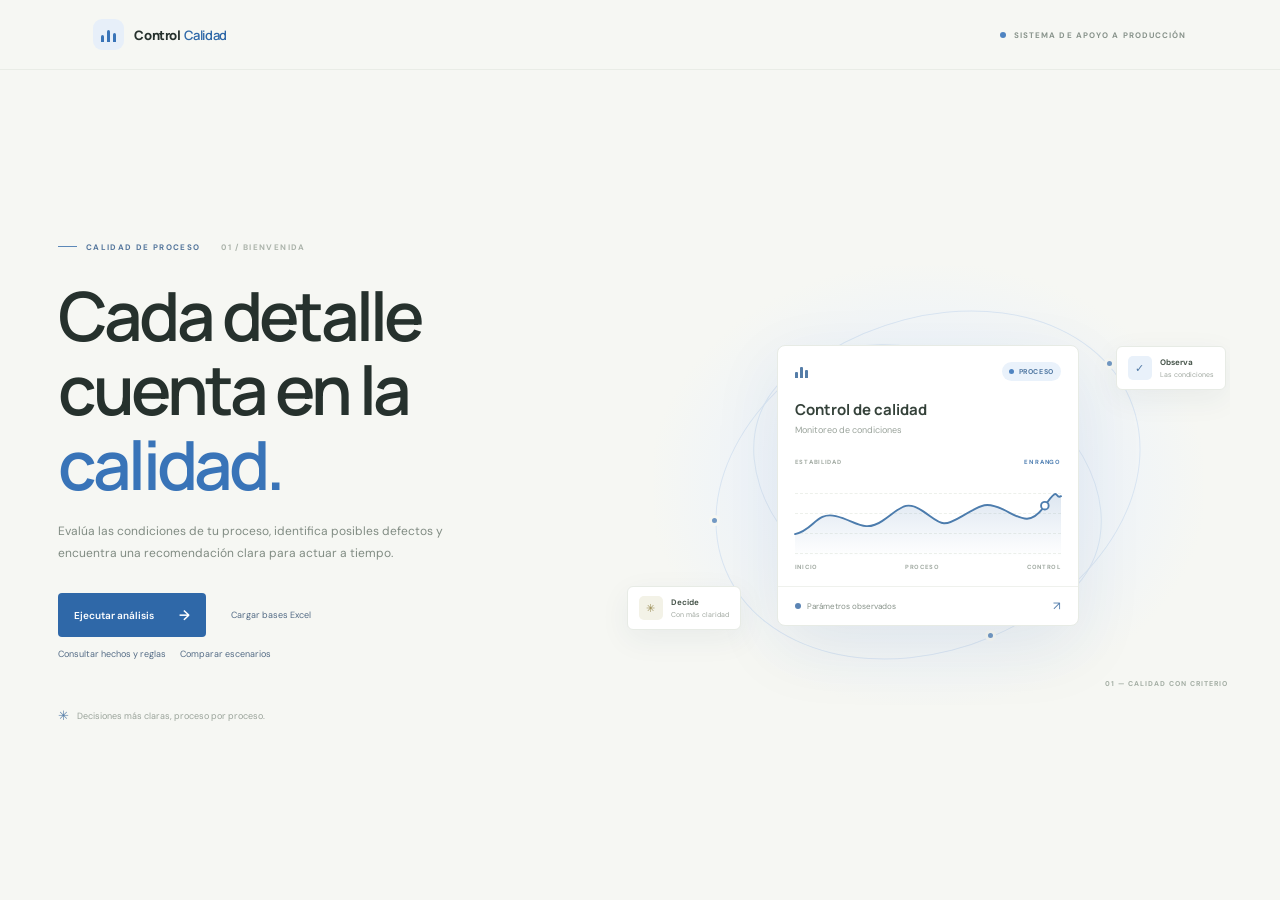
<file: index.html>
<!doctype html>
<html lang="es">
  <head>
    <meta charset="UTF-8" />
    <meta name="viewport" content="width=device-width, initial-scale=1.0" />
    <meta name="theme-color" content="#f6f7f3" />
    <title>Control de Calidad | Bienvenida</title>
    <link rel="preconnect" href="https://fonts.googleapis.com" />
    <link rel="preconnect" href="https://fonts.gstatic.com" crossorigin />
    <link href="https://fonts.googleapis.com/css2?family=DM+Sans:wght@400;500;600;700&family=Manrope:wght@400;500;600;700;800&display=swap" rel="stylesheet" />
    <link rel="stylesheet" href="assets/css/styles.css" />
  </head>
  <body>
    <header class="topbar">
      <a class="brand" href="#inicio" aria-label="Control de Calidad, inicio">
        <span class="brand-mark" aria-hidden="true"><i></i><i></i><i></i></span>
        <span class="brand-name">Control<span>Calidad</span></span>
      </a>
      <div class="topbar-note"><span class="status-dot"></span> SISTEMA DE APOYO A PRODUCCIÓN</div>
    </header>

    <main id="inicio">
      <section class="hero" aria-labelledby="welcome-title">
        <div class="hero-copy">
          <div class="eyebrow"><span></span> CALIDAD DE PROCESO <span class="eyebrow-number">01 / BIENVENIDA</span></div>
          <h1 id="welcome-title">Cada detalle<br />cuenta en la <em>calidad.</em></h1>
          <p class="hero-description">Evalúa las condiciones de tu proceso, identifica posibles defectos y encuentra una recomendación clara para actuar a tiempo.</p>
          <div class="hero-actions">
            <a class="primary-button" href="analizar.html">Ejecutar análisis <span aria-hidden="true">→</span></a>
            <a href="importar.html" style="color:#536b85;font-size:9px;text-decoration:none">Cargar bases Excel</a>
          </div>
          <nav aria-label="Herramientas de control" style="display:flex;gap:14px;margin-top:11px">
            <a href="base.html" style="color:#536b85;font-size:9px;text-decoration:none">Consultar hechos y reglas</a>
            <a href="comparar.html" style="color:#536b85;font-size:9px;text-decoration:none">Comparar escenarios</a>
          </nav>
          <div class="hero-footnote"><span class="footnote-icon">✳</span><span>Decisiones más claras, proceso por proceso.</span></div>
        </div>

        <div class="hero-art" aria-label="Ilustración de monitoreo de calidad de un proceso">
          <div class="art-glow"></div>
          <div class="orbit orbit-outer"></div><div class="orbit orbit-inner"></div>
          <div class="orbit-point point-one"></div><div class="orbit-point point-two"></div><div class="orbit-point point-three"></div>
          <div class="quality-card">
            <div class="quality-card-top"><span class="mini-mark"><i></i><i></i><i></i></span><span class="live-label"><i></i> PROCESO</span></div>
            <div class="quality-title">Control de calidad</div>
            <div class="quality-subtitle">Monitoreo de condiciones</div>
            <div class="chart-wrap">
              <div class="chart-labels"><span>ESTABILIDAD</span><span>EN RANGO</span></div>
              <div class="chart-grid"><span></span><span></span><span></span><span></span><svg viewBox="0 0 280 82" role="img" aria-label="Gráfica decorativa de estabilidad del proceso"><defs><linearGradient id="chart-fill" x1="0" x2="0" y1="0" y2="1"><stop offset="0" stop-color="#7298c3" stop-opacity=".24"/><stop offset="1" stop-color="#7298c3" stop-opacity="0"/></linearGradient></defs><path class="chart-area" d="M0 58 C20 54 22 34 43 39 S73 57 92 44 116 21 135 34 154 52 176 39 202 24 219 32 247 51 263 28 273 22 280 18 V82 H0 Z"/><path class="chart-line" d="M0 58 C20 54 22 34 43 39 S73 57 92 44 116 21 135 34 154 52 176 39 202 24 219 32 247 51 263 28 273 22 280 18"/><circle cx="263" cy="28" r="4"/></svg></div>
              <div class="chart-ticks"><span>INICIO</span><span>PROCESO</span><span>CONTROL</span></div>
            </div>
            <div class="quality-card-bottom"><span><i class="condition-dot blue"></i> Parámetros observados</span><span class="arrow-mark">↗</span></div>
          </div>
          <div class="floating-note note-top"><span class="note-icon">✓</span><span><strong>Observa</strong><small>Las condiciones</small></span></div>
          <div class="floating-note note-bottom"><span class="note-icon note-icon-soft">✳</span><span><strong>Decide</strong><small>Con más claridad</small></span></div>
          <span class="art-caption">01 — CALIDAD CON CRITERIO</span>
        </div>
        <div class="hero-index" aria-hidden="true">01</div>
      </section>


    </main>


  </body>
</html>
</file>
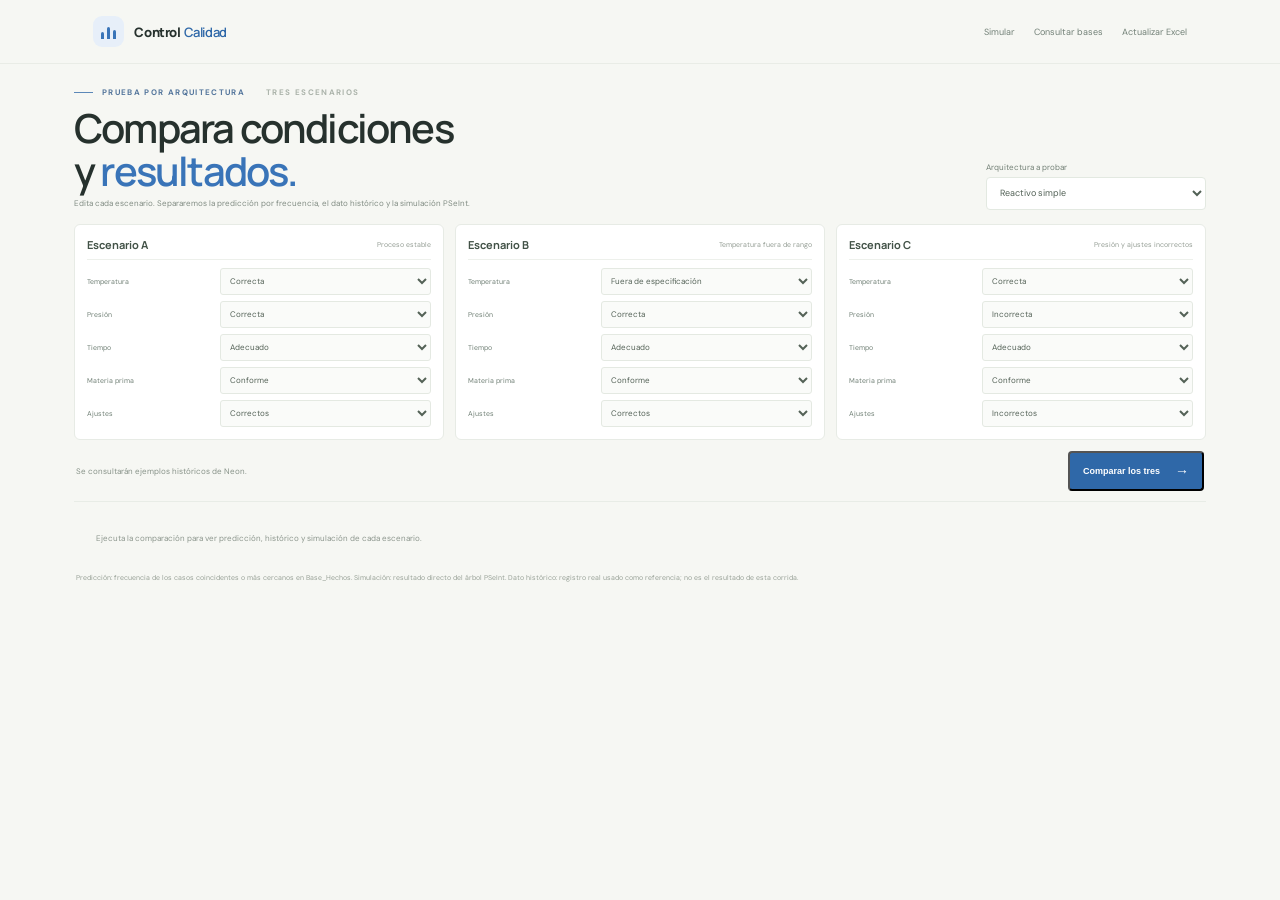
<file: comparar.html>
<!doctype html>
<html lang="es">
  <head>
    <meta charset="UTF-8" />
    <meta name="viewport" content="width=device-width, initial-scale=1.0" />
    <meta name="theme-color" content="#f6f7f3" />
    <title>Comparar escenarios | Control de Calidad</title>
    <link rel="preconnect" href="https://fonts.googleapis.com" />
    <link rel="preconnect" href="https://fonts.gstatic.com" crossorigin />
    <link href="https://fonts.googleapis.com/css2?family=DM+Sans:wght@400;500;600;700&family=Manrope:wght@400;500;600;700;800&display=swap" rel="stylesheet" />
    <link rel="stylesheet" href="assets/css/styles.css" />
    <link rel="stylesheet" href="assets/css/comparar.css" />
    <script src="assets/js/comparar.js" defer></script>
  </head>
  <body>
    <header class="topbar compare-topbar">
      <a class="brand" href="index.html" aria-label="Control de Calidad, inicio"><span class="brand-mark" aria-hidden="true"><i></i><i></i><i></i></span><span class="brand-name">Control<span>Calidad</span></span></a>
      <nav class="analysis-nav"><a href="analizar.html">Simular</a><a href="base.html">Consultar bases</a><a href="importar.html">Actualizar Excel</a></nav>
    </header>
    <main class="compare-main">
      <section class="compare-heading"><div><div class="eyebrow"><span></span> PRUEBA POR ARQUITECTURA <span class="eyebrow-number">TRES ESCENARIOS</span></div><h1>Compara condiciones<br />y <em>resultados.</em></h1><p>Edita cada escenario. Separaremos la predicción por frecuencia, el dato histórico y la simulación PSeInt.</p></div><label class="compare-architecture"><span>Arquitectura a probar</span><select id="compare-architecture"><option value="reactive">Reactivo simple</option><option value="model">Basado en modelos</option><option value="objectives">Orientado a objetivos</option><option value="learning">Aprendizaje con datos nuevos</option><option value="hybrid">Híbrido</option></select></label></section>
      <form id="compare-form">
        <div class="scenario-grid">
          <section class="scenario-card" data-scenario="a"><div class="scenario-title"><span>Escenario A</span><small>Proceso estable</small></div><div class="scenario-fields"></div></section>
          <section class="scenario-card" data-scenario="b"><div class="scenario-title"><span>Escenario B</span><small>Temperatura fuera de rango</small></div><div class="scenario-fields"></div></section>
          <section class="scenario-card" data-scenario="c"><div class="scenario-title"><span>Escenario C</span><small>Presión y ajustes incorrectos</small></div><div class="scenario-fields"></div></section>
        </div>
        <div class="compare-actions"><span id="compare-status">Se consultarán ejemplos históricos de Neon.</span><button class="primary-button" id="compare-button" type="submit">Comparar los tres <span aria-hidden="true">→</span></button></div>
      </form>
      <section class="compare-results" id="compare-results" aria-live="polite"><div class="empty-state">Ejecuta la comparación para ver predicción, histórico y simulación de cada escenario.</div></section>
      <p class="compare-note">Predicción: frecuencia de los casos coincidentes o más cercanos en Base_Hechos. Simulación: resultado directo del árbol PSeInt. Dato histórico: registro real usado como referencia; no es el resultado de esta corrida.</p>
    </main>
  </body>
</html>
</file>
<file: assets/css/styles.css>
:root{font-family:"DM Sans",sans-serif;color:#26312d;background:#f6f7f3;font-synthesis:none;text-rendering:optimizeLegibility;--blue:#2f68a8;--blue-dark:#234f84;--ink:#26312d;--muted:#78837c;--line:#e5e9e1;--serif:"Manrope",sans-serif}*{box-sizing:border-box}html{scroll-behavior:smooth;scroll-padding-top:28px}body{margin:0;min-width:320px}.topbar{align-items:center;border-bottom:1px solid #e9ece6;display:flex;height:70px;justify-content:space-between;padding:0 max(calc((100vw - 1180px)/2),7.3vw)}.brand{align-items:center;color:var(--ink);display:flex;gap:10px;text-decoration:none}.brand-mark{align-items:end;background:#e7eff9;border-radius:9px;display:flex;gap:3px;height:31px;justify-content:center;padding:8px;width:31px}.brand-mark i{background:#3974b8;border-radius:2px 2px 0 0;display:block;width:3px}.brand-mark i:nth-child(1){height:7px}.brand-mark i:nth-child(2){height:12px}.brand-mark i:nth-child(3){height:9px}.brand-name{font:800 13px var(--serif);letter-spacing:-.4px}.brand-name span{color:var(--blue);font-weight:600;margin-left:3px}.topbar-note{align-items:center;color:#88938b;display:flex;font-size:8px;font-weight:700;gap:8px;letter-spacing:1.1px}.status-dot,.live-label i{background:#4f84c1;border-radius:50%;height:6px;width:6px}.hero{align-items:center;display:grid;grid-template-columns:1fr 1.05fr;margin:0 auto;max-width:1180px;min-height:590px;overflow:hidden;padding:45px 0 54px;position:relative}.hero-copy{padding:0 0 4px 8px;position:relative;z-index:1}.eyebrow{align-items:center;color:#54769c;display:flex;font-size:8px;font-weight:700;gap:9px;letter-spacing:1.35px}.eyebrow>span:first-child{background:#5c88b8;height:1px;width:19px}.eyebrow-number{color:#abb3aa;margin-left:12px}.hero h1{font:600 clamp(44px,5.3vw,69px)/1.1 var(--serif);letter-spacing:-3.8px;margin:26px 0 18px}.hero h1 em,.section-heading h2 em{color:#3974b8;font-style:normal}.hero-description{color:#818c83;font-size:12px;line-height:1.9;margin:0;max-width:390px}.hero-actions{align-items:center;display:flex;gap:25px;margin-top:28px}.primary-button{align-items:center;background:var(--blue);border-radius:4px;color:#fff;display:inline-flex;font-size:10px;font-weight:600;gap:25px;padding:13px 16px;text-decoration:none;transition:background .18s,transform .18s}.primary-button:hover{background:var(--blue-dark);transform:translateY(-1px)}.primary-button span{font-size:14px}.text-link{color:#536b85;font-size:10px;text-decoration:none}.text-link span{color:#4f7fb2;margin-left:5px}.hero-footnote{align-items:center;color:#9aa39a;display:flex;font-size:9px;gap:8px;margin-top:47px}.footnote-icon{color:#587fa9;font-size:13px}.hero-art{align-items:center;display:flex;height:440px;justify-content:center;position:relative}.art-glow{background:radial-gradient(ellipse at center,#e5eef8 0%,#edf3fa 38%,transparent 72%);height:440px;position:absolute;width:550px}.orbit{border:1px solid #d9e5f2;border-radius:50%;position:absolute;transform:rotate(-23deg)}.orbit-outer{height:330px;width:440px}.orbit-inner{height:260px;width:365px;transform:rotate(25deg)}.orbit-point{background:#7298c3;border:3px solid #f6f7f3;border-radius:50%;height:11px;position:absolute;width:11px}.point-one{right:calc(50% - 187px);top:93px}.point-two{left:calc(50% - 219px);top:250px}.point-three{bottom:64px;right:calc(50% - 68px)}.quality-card{background:#fff;border:1px solid #e7ebe5;border-radius:8px;box-shadow:0 22px 70px #233b5a14;position:relative;width:302px;z-index:1}.quality-card-top{align-items:center;display:flex;justify-content:space-between;padding:16px 17px 0}.mini-mark{align-items:end;display:flex;gap:2px;height:14px}.mini-mark i{background:#557da8;border-radius:1px 1px 0 0;display:block;width:3px}.mini-mark i:nth-child(1){height:6px}.mini-mark i:nth-child(2){height:11px}.mini-mark i:nth-child(3){height:8px}.live-label{align-items:center;background:#eaf2fb;border-radius:10px;color:#5279a3;display:flex;font-size:7px;font-weight:700;gap:5px;letter-spacing:.6px;padding:5px 7px}.live-label i{height:5px;width:5px}.quality-title{color:#344139;font:700 15px var(--serif);margin:18px 17px 4px}.quality-subtitle{color:#9aa39b;font-size:9px;margin:0 17px}.chart-wrap{margin:22px 17px 15px}.chart-labels,.chart-ticks{color:#a0a9a1;display:flex;font-size:6px;font-weight:700;justify-content:space-between;letter-spacing:.7px}.chart-labels span:last-child{color:#4f7fb2}.chart-grid{height:84px;margin-top:11px;position:relative}.chart-grid>span{border-top:1px dashed #edf0eb;left:0;position:absolute;right:0;top:16px}.chart-grid>span:nth-child(2){top:36px}.chart-grid>span:nth-child(3){top:56px}.chart-grid>span:nth-child(4){top:76px}.chart-grid svg{height:82px;overflow:visible;position:absolute;width:100%}.chart-area{fill:url(#chart-fill)}.chart-line{fill:none;stroke:#4c7cad;stroke-linecap:round;stroke-width:2}.chart-grid circle{fill:#fff;stroke:#4e7eaf;stroke-width:2}.chart-ticks{font-size:6px;margin-top:2px}.quality-card-bottom{align-items:center;border-top:1px solid #eff1ed;color:#869188;display:flex;font-size:8px;justify-content:space-between;padding:11px 17px}.quality-card-bottom>span:first-child{align-items:center;display:flex;gap:6px}.condition-dot{border-radius:50%;height:6px;width:6px}.condition-dot.blue{background:#5b84b4}.arrow-mark{color:#567fad;font-size:12px}.floating-note{align-items:center;background:#fff;border:1px solid #e7ebe5;border-radius:6px;box-shadow:0 9px 30px #233b5a10;display:flex;gap:8px;padding:9px 11px;position:absolute;z-index:2}.note-top{right:4px;top:81px}.note-bottom{bottom:75px;left:1px}.note-icon{align-items:center;background:#e9f1fa;border-radius:5px;color:#527aa6;display:flex;font-size:11px;height:24px;justify-content:center;width:24px}.note-icon-soft{background:#f3f2e7;color:#9a8c52}.floating-note>span:last-child{display:grid;gap:3px}.floating-note strong{color:#49574d;font-size:8px}.floating-note small{color:#a0a8a0;font-size:7px}.art-caption{bottom:17px;color:#a3ada3;font-size:7px;font-weight:700;letter-spacing:1px;position:absolute;right:2px}.hero-index{bottom:42px;color:#edf0e9;font:800 94px var(--serif);letter-spacing:-8px;position:absolute;right:-60px;z-index:-1}.intro-section{background:#fff;border-top:1px solid #e9ece6;padding:67px max(calc((100vw - 1180px)/2),7.3vw) 46px}.section-heading{align-items:end;display:flex;justify-content:space-between}.eyebrow.dark{color:#718fb7}.section-heading h2{font:600 31px/1.3 var(--serif);letter-spacing:-1.3px;margin:15px 0 0}.section-heading>p{color:#8b958c;font-size:10px;line-height:1.9;margin:0 0 4px;max-width:280px}.feature-grid{display:grid;gap:15px;grid-template-columns:repeat(3,1fr);margin-top:37px}.feature-card{border:1px solid #e9ece6;border-radius:6px;min-height:157px;padding:17px 18px 14px}.feature-top{align-items:center;display:flex;justify-content:space-between}.feature-number{color:#a7b0a6;font-size:8px;font-weight:700;letter-spacing:.8px}.feature-icon{align-items:center;background:#eef3fa;border-radius:5px;color:#4e7aa8;display:flex;font-size:14px;height:27px;justify-content:center;width:27px}.feature-card h3{color:#3e4a41;font:700 12px var(--serif);margin:20px 0 7px}.feature-card p{color:#8c968d;font-size:9px;line-height:1.8;margin:0;max-width:260px}.feature-line{background:#edf0eb;height:1px;margin-top:16px;width:100%}.feature-line span{background:#6c91ba;display:block;height:1px;width:27px}.next-step{align-items:center;background:#f6f8f4;border:1px solid #e9ede6;border-radius:5px;display:flex;gap:11px;margin-top:15px;padding:13px 15px}.next-step-mark{color:#547ca7;font-size:13px}.next-step p{color:#858f86;font-size:9px;margin:0}.next-step p strong{color:#556459}.next-step-label{color:#9ba69b;font-size:7px;font-weight:700;letter-spacing:.8px;margin-left:auto}.footer{align-items:center;background:#fff;border-top:1px solid #edf0eb;display:flex;justify-content:space-between;padding:18px max(calc((100vw - 1180px)/2),7.3vw)}.footer-brand .brand-mark{height:25px;width:25px}.footer-brand .brand-name{font-size:11px}.footer>span,.back-top{color:#a0a9a0;font-size:7px;font-weight:700;letter-spacing:.8px;text-decoration:none}.footer>span i{color:#607fa7;font-style:normal;margin:0 4px}.back-top{color:#617f9f}
@media(max-width:1250px){.hero{margin:0 6vw}.topbar{padding-left:6vw;padding-right:6vw}.intro-section{padding-left:6vw;padding-right:6vw}.footer{padding-left:6vw;padding-right:6vw}}
@media(max-width:760px){.topbar{height:60px;padding:0 21px}.topbar-note{font-size:6px;letter-spacing:.6px}.hero{grid-template-columns:1fr;margin:0;padding:57px 21px 28px}.hero h1{font-size:52px;letter-spacing:-2.8px;margin-top:21px}.hero-description{font-size:11px;max-width:430px}.hero-footnote{margin-top:28px}.hero-art{height:365px;margin-top:8px}.art-glow{height:350px;width:100%}.orbit-outer{height:270px;width:min(380px,95vw)}.orbit-inner{height:215px;width:min(315px,80vw)}.quality-card{width:min(290px,78vw)}.note-top{right:0;top:44px}.note-bottom{bottom:43px;left:0}.point-one{right:calc(50% - 165px);top:64px}.point-two{left:calc(50% - 182px);top:213px}.point-three{bottom:43px;right:calc(50% - 58px)}.art-caption{bottom:3px;right:4px}.hero-index{bottom:0;font-size:70px;right:-14px}.intro-section{padding:49px 21px 31px}.section-heading{align-items:flex-start;flex-direction:column;gap:15px}.section-heading h2{font-size:27px}.section-heading>p{max-width:390px}.feature-grid{gap:9px;grid-template-columns:1fr;margin-top:23px}.feature-card{min-height:unset;padding:14px 15px}.feature-card h3{margin-top:13px}.feature-line{margin-top:12px}.next-step{align-items:flex-start;flex-wrap:wrap}.next-step p{flex:1;line-height:1.7}.next-step-label{margin-left:24px}.footer{gap:13px;padding:15px 21px}.footer>span{display:none}.back-top{margin-left:auto}}
@media(max-width:400px){.topbar-note{max-width:130px;text-align:right}.hero h1{font-size:44px}.hero-actions{gap:15px}.primary-button{font-size:9px;gap:15px;padding:12px}.text-link{font-size:9px}.hero-art{height:330px}.floating-note{padding:7px}.note-top{right:-2px}.note-bottom{left:-2px}.section-heading h2{font-size:24px}}
.intro-section,.footer,.text-link{display:none}.hero{height:calc(100svh - 70px);min-height:0;overflow:hidden;padding:28px 0}.hero-index{display:none}
@media(max-height:700px) and (min-width:761px){.hero-art{height:min(440px,62svh)}.hero h1{font-size:clamp(42px,4.6vw,58px);margin-top:18px}.hero-footnote{margin-top:24px}}
@media(max-width:760px){.hero{align-content:center;height:calc(100svh - 60px);min-height:0;padding:17px 21px 12px;grid-template-rows:auto minmax(0,1fr)}.hero-copy{align-self:end}.hero h1{font-size:clamp(37px,10vw,48px);margin:13px 0 10px}.hero-footnote{margin-top:15px}.hero-art{height:min(37svh,285px);min-height:190px;margin-top:0}.art-glow{height:100%}.quality-card{transform:scale(.88)}.art-caption{bottom:0}}
@media(max-width:760px) and (max-height:700px){.hero{padding-top:10px;grid-template-rows:auto minmax(0,1fr)}.hero h1{font-size:36px;margin:9px 0 7px}.hero-description{font-size:10px;line-height:1.55}.hero-footnote{display:none}.hero-art{height:31svh;min-height:170px}.quality-card{transform:scale(.78)}}
</file>
<file: assets/css/comparar.css>
.compare-topbar{height:64px}.compare-topbar .analysis-nav{align-items:center;display:flex;gap:19px}.compare-topbar .analysis-nav a{color:#728077;font-size:9px;text-decoration:none}.compare-main{margin:0 auto;max-width:1180px;padding:23px 24px}.compare-heading{align-items:end;display:flex;justify-content:space-between;margin-bottom:14px}.compare-heading h1{font:600 clamp(30px,3.5vw,40px)/1.08 var(--serif);letter-spacing:-1.8px;margin:9px 0 5px}.compare-heading h1 em{color:#3974b8;font-style:normal}.compare-heading p{color:#818c83;font-size:8px;line-height:1.55;margin:0;max-width:520px}.compare-architecture{display:grid;gap:5px;min-width:220px}.compare-architecture span{color:#738076;font-size:8px}.compare-architecture select{background:#fff;border:1px solid #e3e9e1;border-radius:4px;color:#526156;font:9px "DM Sans",sans-serif;height:33px;padding:0 9px}.scenario-grid{display:grid;gap:11px;grid-template-columns:repeat(3,1fr)}.scenario-card{background:#fff;border:1px solid #e7ebe5;border-radius:6px;padding:12px}.scenario-title{align-items:center;border-bottom:1px solid #edf0eb;display:flex;justify-content:space-between;margin-bottom:8px;padding-bottom:7px}.scenario-title span{color:#425247;font:700 11px var(--serif)}.scenario-title small{color:#949d94;font-size:7px}.scenario-fields{display:grid;gap:6px}.scenario-field{align-items:center;display:grid;gap:7px;grid-template-columns:minmax(85px,.75fr) 1.25fr}.scenario-field span{color:#718076;font-size:7px}.scenario-field select{background:#fafbf9;border:1px solid #e4e9e2;border-radius:3px;color:#546257;font:8px "DM Sans",sans-serif;height:27px;min-width:0;padding:0 5px}.compare-actions{align-items:center;border-bottom:1px solid #e8ece6;display:flex;justify-content:space-between;margin-top:11px;padding:0 2px 10px}.compare-actions>span{color:#879288;font-size:8px}.compare-actions .primary-button{font-size:9px;gap:15px;padding:10px 13px}.compare-actions .primary-button:disabled{opacity:.55}.compare-results{display:grid;gap:10px;grid-template-columns:repeat(3,1fr);margin-top:11px}.comparison-card{background:#fff;border:1px solid #e7ebe5;border-radius:5px;padding:11px}.comparison-card h2{color:#425247;font:700 11px var(--serif);margin:0 0 8px}.comparison-final{background:#eaf2fb;border-radius:4px;color:#365f8e;font-size:8px;font-weight:700;margin-bottom:8px;padding:7px}.comparison-line{border-top:1px solid #f0f2ee;color:#718076;font-size:7px;line-height:1.5;padding:6px 0}.comparison-line strong{color:#48594d;display:block;font-size:7px;margin-bottom:2px}.comparison-history{background:#f7f8f5;border-radius:3px;color:#778377;font-size:7px;line-height:1.45;margin-top:5px;padding:6px}.compare-note{color:#98a197;font-size:7px;line-height:1.5;margin:10px 2px 0}.compare-error{color:#9e5046;font-size:8px;padding:12px}.empty-state{color:#8c968d;font-size:8px;padding:20px;text-align:center}
@media(max-width:800px){.compare-topbar{height:60px;padding:0 16px}.compare-topbar .analysis-nav{gap:10px}.compare-topbar .analysis-nav a{font-size:7px}.compare-main{padding:18px 14px}.compare-heading{align-items:flex-start;flex-direction:column;gap:10px}.compare-heading h1{font-size:34px}.compare-architecture{min-width:0;width:100%}.scenario-grid{grid-template-columns:1fr}.scenario-card{padding:11px}.scenario-fields{grid-template-columns:1fr 1fr}.compare-results{grid-template-columns:1fr}.compare-actions>span{max-width:45%}}
</file>
